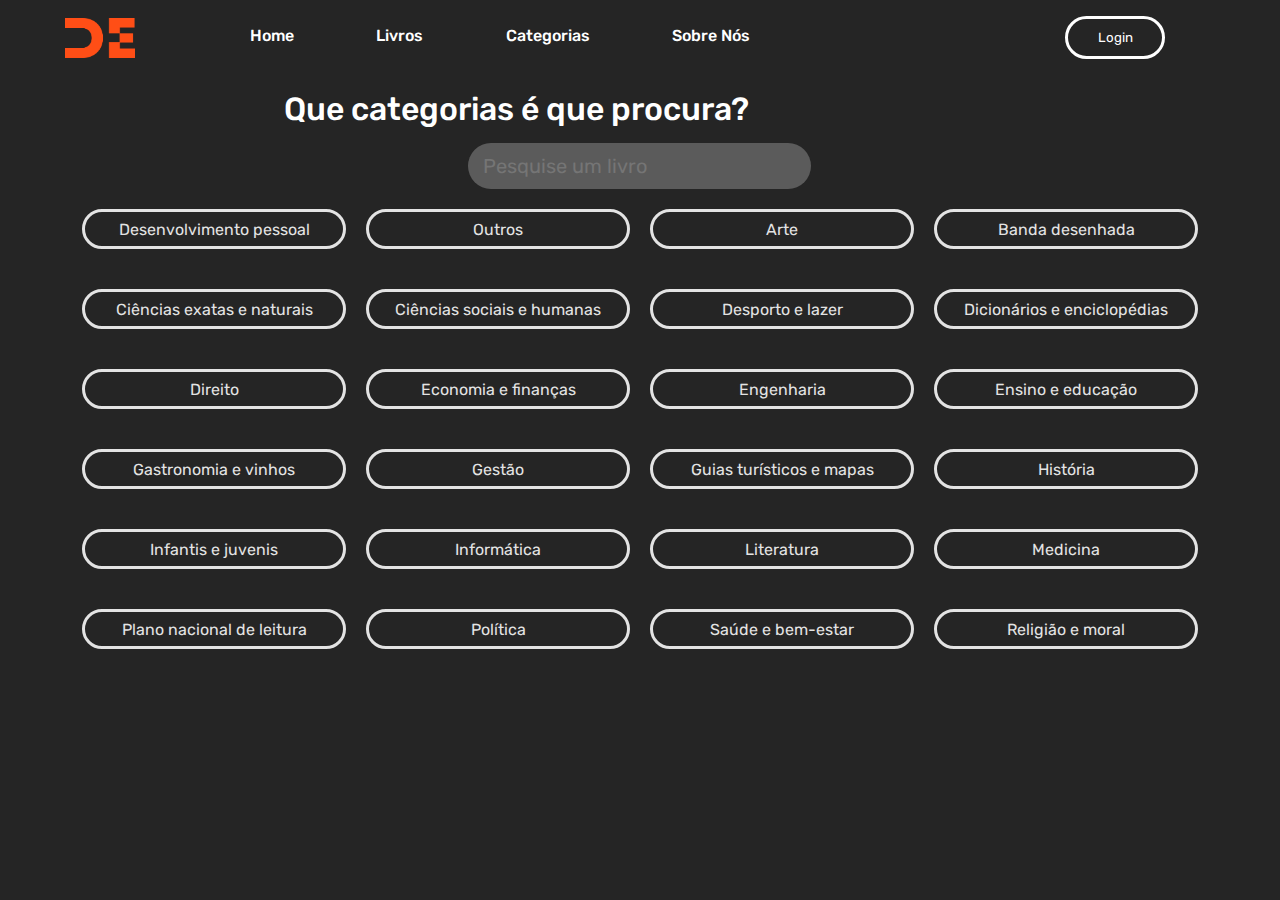
<file: Categories/index.html>
<!DOCTYPE html>
<html lang="en">
  <head>
    <meta charset="UTF-8" />
    <meta http-equiv="X-UA-Compatible" content="IE=edge" />
    <meta name="viewport" content="width=device-width, initial-scale=1.0" />
    <title>Document</title>
    <link rel="stylesheet" href="style.css" />
    <link
      href="https://fonts.googleapis.com/css2?family=Rokkitt:wght@500&family=Rubik:wght@400;500&display=swap"
      rel="stylesheet"
    />
  
  </head>
  <nav>
    <img src="../images/Logo.png" alt="">
    <ul class="menu">
      <li><a href="../HomePage/Home.html">Home</a></li>
      <li><a href="../Livros/index.html">Livros</a></li>
      <li><a href="../Categories/index.html">Categorias</a></li>
      <li><a href="../SobreNosPage/SobreNos.html">Sobre Nós</a></li>
    </ul>
    <ul class="button">
      <li></li>
      <li></li>
      <li></li>
    </ul>
    <button class="btnLogin"><a style="text-decoration: none; color: white;" href="../Login/index.html">Login</a></button>
  </nav>
  
  <body>
    <div class="main">
      <div class="Container">
        <div class="top">
          <h1>Que categorias é que procura?</h1>
          <div class="Search_container">
            <input
              type="text"
              class="Search"
              placeholder="Pesquise um livro"
              value=""
            />
          </div>
        </div>
        <div class="dropdown">
          <select name="" id="">
            <option value="">Escolher Categoria</option>
            <option value="">teste</option>
            <option value="">teste</option>
            <option value="">teste</option>
          </select>
          <img src="Vector.jpg" alt="">

        </div>

        <div class="btn">
          <div class="alinhar">
            <button class="SecondaryButton">Desenvolvimento pessoal</button>
            <button class="SecondaryButton">Outros</button>
            <button class="SecondaryButton">Arte</button>
            <button class="SecondaryButton">Banda desenhada</button>
          </div>
          <div class="alinhar">
            <button class="SecondaryButton">Ciências exatas e naturais</button>
            <button class="SecondaryButton">Ciências sociais e humanas</button>
            <button class="SecondaryButton">Desporto e lazer</button>
            <button class="SecondaryButton">Dicionários e enciclopédias</button>
          </div>
          <div class="alinhar">
            <button class="SecondaryButton">Direito</button>
            <button class="SecondaryButton">Economia e finanças</button>
            <button class="SecondaryButton">Engenharia</button>
            <button class="SecondaryButton">Ensino e educação</button>
          </div>

          <div class="alinhar">
            <button class="SecondaryButton">Gastronomia e vinhos</button>
            <button class="SecondaryButton">Gestão</button>
            <button class="SecondaryButton">Guias turísticos e mapas</button>
            <button class="SecondaryButton">História</button>
          </div>

          <div class="alinhar">
            <button class="SecondaryButton">Infantis e juvenis</button>
            <button class="SecondaryButton">Informática</button>
            <button class="SecondaryButton">Literatura</button>
            <button class="SecondaryButton">Medicina</button>
          </div>

          <div class="alinhar">
            <button class="SecondaryButton">Plano nacional de leitura</button>
            <button class="SecondaryButton">Política</button>
            <button class="SecondaryButton">Saúde e bem-estar</button>
            <button class="SecondaryButton">Religião e moral</button>
          </div>
        </div>
      </div>
    </div>
    <script src="script.js"></script>
  </body>
</html>
</file>
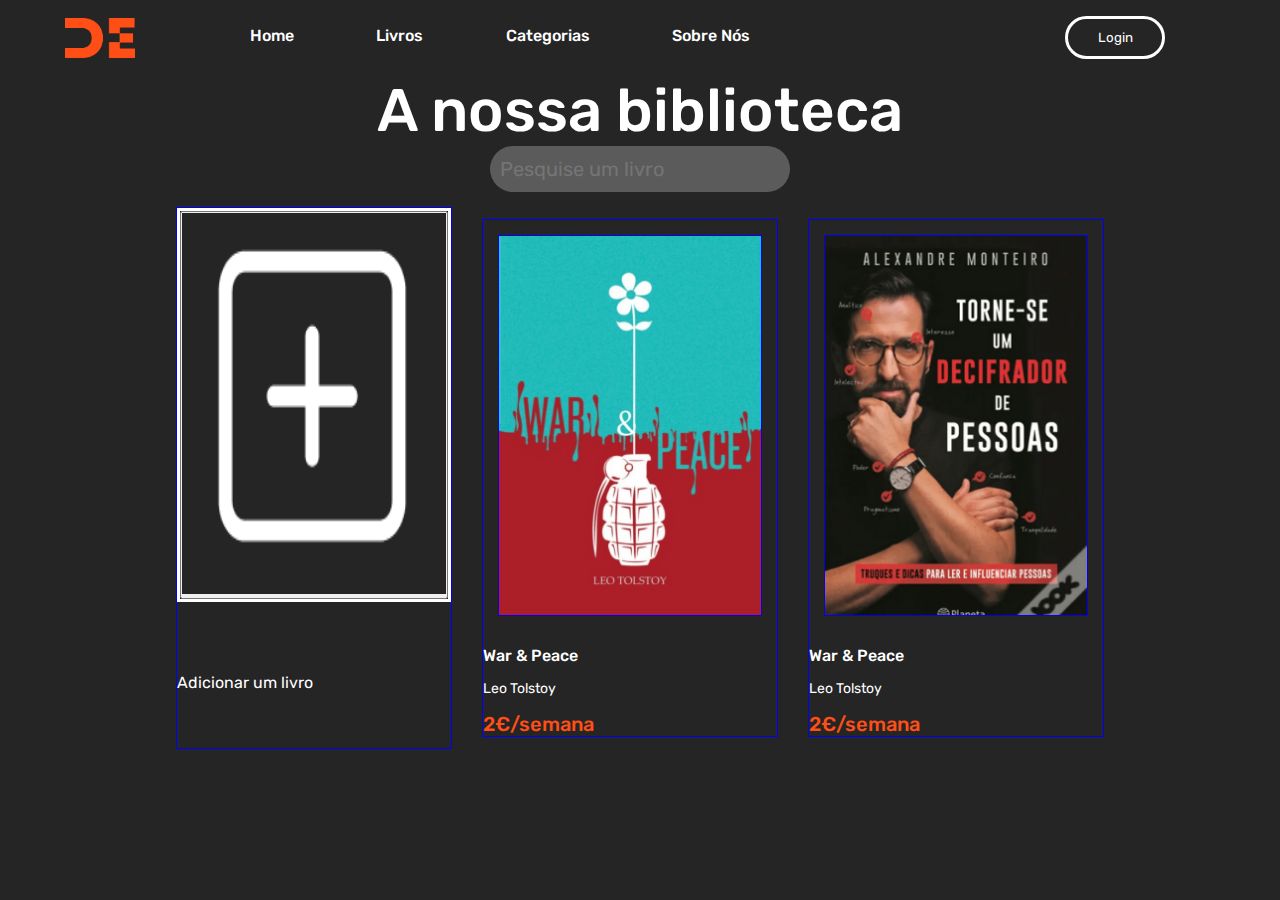
<file: Livros/index.html>
<!DOCTYPE html>
<html lang="en">
  <head>
    <meta charset="UTF-8" />
    <meta http-equiv="X-UA-Compatible" content="IE=edge" />
    <meta name="viewport" content="width=device-width, initial-scale=1.0" />
    <title>Document</title>
    <link rel="stylesheet" href="style.css" />
    <link
      href="https://fonts.googleapis.com/css2?family=Rokkitt:wght@500&family=Rubik:wght@400;500&display=swap"
      rel="stylesheet"
    />
  </head>

  <body>
    <div class="modalContainer">
      <div class="modal">
        <h1>Adicionar um livro</h1>
        <input class="text" type="text" placeholder="Titulo" />
        <input class="text" type="text" placeholder="Autor" />
        <input class="text" type="text" placeholder="Categoria" />
        <input class="text" type="text" placeholder="Editora" />
        <form action="">
          <label for="arquivo">Carregar imagem no seu computador</label>
          <input type="file" name="arquivo" id="arquivo" />
        </form>
        <a class="ContainerBtnVoltar">
          <button onclick="voltar()" class="BtnVoltar">Voltar</button>
        </a>
      </div>
    </div>

    <nav>
      <img src="../images/Logo.png" alt="" />
      <ul class="menu">
        <li><a href="../HomePage/Home.html">Home</a></li>
        <li><a href="../Livros/index.html">Livros</a></li>
        <li><a href="../Categories/index.html">Categorias</a></li>
        <li><a href="../SobreNosPage/SobreNos.html">Sobre Nós</a></li>
      </ul>
      <ul class="button">
        <li></li>
        <li></li>
        <li></li>
      </ul>
      <button class="btnLogin">
        <a
          style="text-decoration: none; color: white"
          href="../Login/index.html"
          >Login</a
        >
      </button>
    </nav>

    <div class="main">
      <div class="Container">
        <div class="top">
          <h1>A nossa biblioteca</h1>
          <div class="Search_container">
            <input
              type="text"
              class="Search"
              placeholder="Pesquise um livro"
              value=""
            />
          </div>
        </div>
        <div class="newBookButton">
          <button
            onclick="validate()"
            class="contaLogin"
            href="../Register/index.html"
          >
            <img src="../images/mais.png" alt="" /> Adicionar livro
          </button>
        </div>

        <div class="Library_books-list">
          <div class="Library_new-book">
            <div class="img">
              <button
                onclick="validate()"
                class="contaLogin"
                href="../Register/index.html"
              >
                <img src="../images/mais.png" alt="" />
              </button>
            </div>

            <p style="margin: 56px 0" class="addBook">Adicionar um livro</p>
          </div>
          <div id="1" class="Library_book">
            <a href="../DesProduto/Des.html">
              <img src="../images/1.png" alt="War Peace" class="Library_book" />
            </a>
            <p class="title">War &amp; Peace</p>
            <p class="author">Leo Tolstoy</p>
            <p class="price">2€/semana</p>
          </div>
          <div id="1" class="Library_book">
            <a href="../DesProduto/DesAvailable.html">
              <img src="../images/2.png" alt="War Peace" class="Library_book" />
            </a>
            <p class="title">War &amp; Peace</p>
            <p class="author">Leo Tolstoy</p>
            <p class="price">2€/semana</p>
          </div>
        </div>
        <!-- <div class="Library_pagination">
          <p id="1">1</p>
          <p id="2">2</p>
          <p id="3">3</p>
          <p id="4">4</p>
        </div> -->
      </div>
    </div>
    <script src="script.js"></script>
  </body>
</html>
</file>
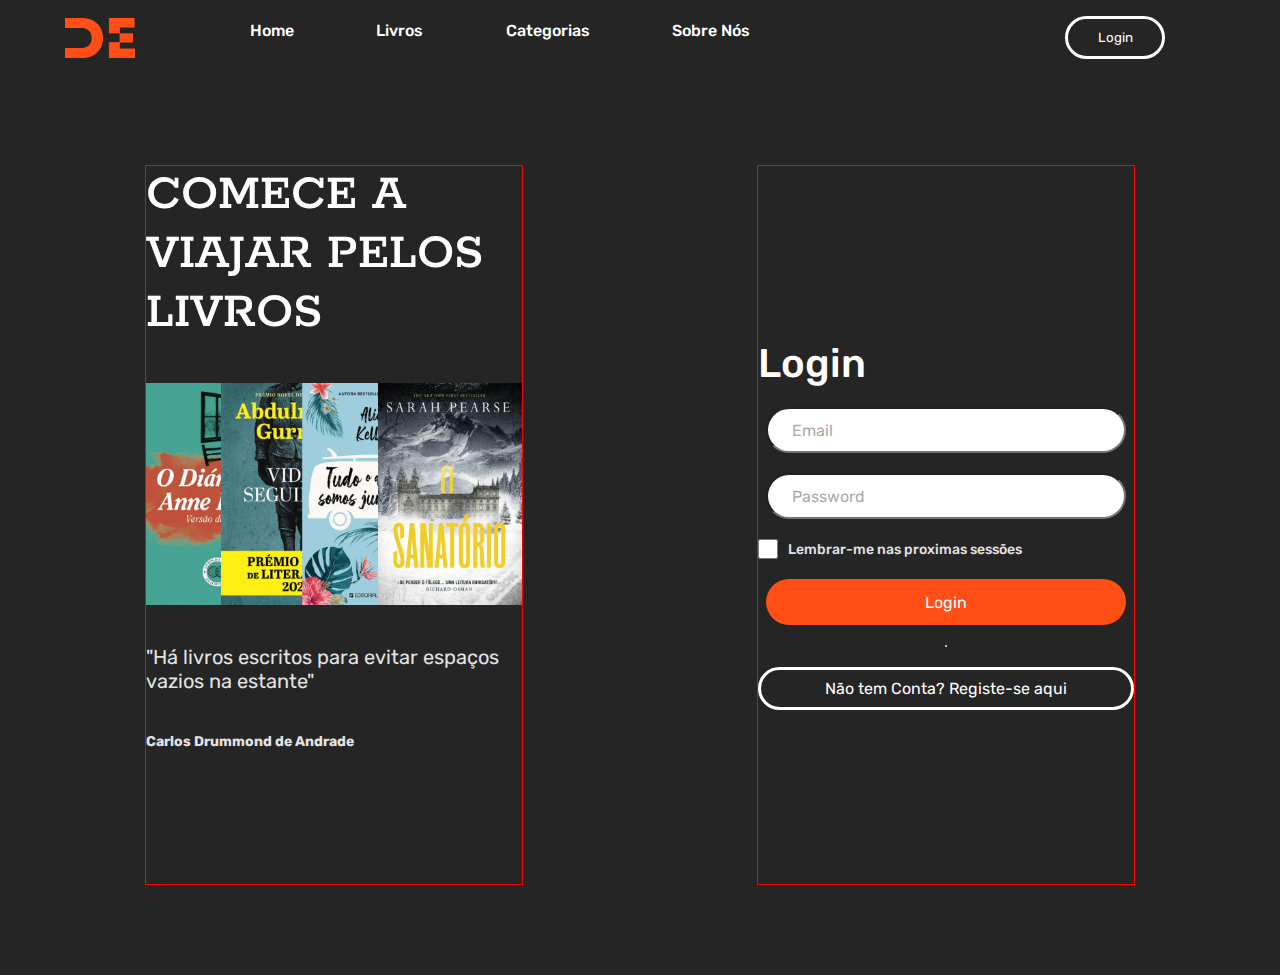
<file: Login/index.html>
<!DOCTYPE html>
<html lang="en">
  <head>
    <meta charset="UTF-8" />
    <meta http-equiv="X-UA-Compatible" content="IE=edge" />
    <meta name="viewport" content="width=device-width, initial-scale=1.0" />
    <title>Document</title>
    <link rel="stylesheet" href="style.css" />
    <link rel="preconnect" href="https://fonts.googleapis.com" />
    <link rel="preconnect" href="https://fonts.gstatic.com" crossorigin />
    <link
      href="https://fonts.googleapis.com/css2?family=Rokkitt:wght@500&family=Rubik:wght@400;500&display=swap"
      rel="stylesheet"
    />
  </head>
  <body>
    <nav>
      <img src="../images/Logo.png" alt="">
      <ul class="menu">
        <li><a href="../HomePage/Home.html">Home</a></li>
        <li><a href="../Livros/index.html">Livros</a></li>
        <li><a href="../Categories/index.html">Categorias</a></li>
        <li><a href="../SobreNosPage/SobreNos.html">Sobre Nós</a></li>
      </ul>
      <ul class="button">
        <li></li>
        <li></li>
        <li></li>
      </ul>
      <button class="btnLogin"><a style="text-decoration: none; color: white;" href="../Login/index.html">Login</a></button>
    </nav>

    <div class="container">
      <div class="login1Left">
        <h1>Comece a Viajar pelos livros</h1>
        <img
          src="../images/login-books-figure-min.d3ba786db760441db68d.png"
          alt=""
        />
        <p>"Há livros escritos para evitar espaços vazios na estante"</p>
        <h6>Carlos Drummond de Andrade</h6>
      </div>

      <div class="login2Right">
        <h2>Login</h2>
        <input class="text" type="text" placeholder="Email" />
        <input class="text" type="text" placeholder="Password" />

        <div class="newsLetter">
          <input type="checkbox" name="" id="" />
          <p>Lembrar-me nas proximas sessões</p>
        </div>

        <button class="register">Login</button>

        <hr />
        <a class="contaLogin" href="../Register/index.html"
          >Não tem Conta? Registe-se aqui</a
        >
      </div>
    </div>
    <script src="script.js"></script>
  </body>
</html>
</file>
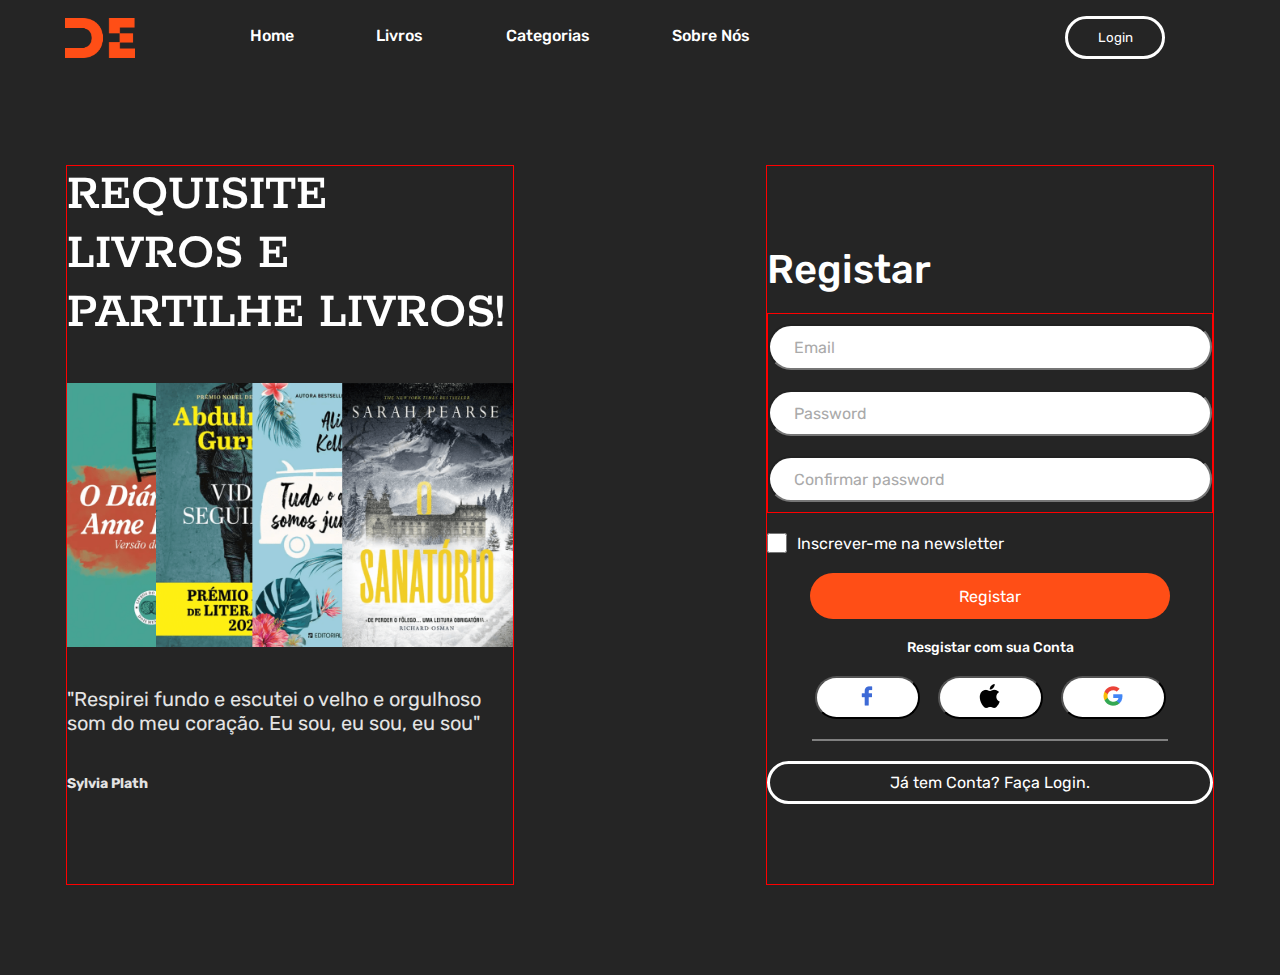
<file: Register/index.html>
<!DOCTYPE html>
<html lang="en">
  <head>
    <meta charset="UTF-8" />
    <meta http-equiv="X-UA-Compatible" content="IE=edge" />
    <meta name="viewport" content="width=device-width, initial-scale=1.0" />
    <title>Document</title>
    <link rel="stylesheet" href="style.css" />
    <link rel="preconnect" href="https://fonts.googleapis.com" />
    <link rel="preconnect" href="https://fonts.gstatic.com" crossorigin />
    <link
      href="https://fonts.googleapis.com/css2?family=Rokkitt:wght@500&family=Rubik:wght@400;500&display=swap"
      rel="stylesheet"
    />
  </head>
  <body>
    <nav>
      <img src="../images/Logo.png" alt="">
      <ul class="menu">
        <li><a href="../HomePage/Home.html">Home</a></li>
        <li><a href="../Livros/index.html">Livros</a></li>
        <li><a href="../Categories/index.html">Categorias</a></li>
        <li><a href="../SobreNosPage/SobreNos.html">Sobre Nós</a></li>
      </ul>
      <ul class="button">
        <li></li>
        <li></li>
        <li></li>
      </ul>
      <button class="btnLogin"><a style="text-decoration: none; color: white;" href="../Login/index.html">Login</a></button>
    </nav>

    <div class="modalContainer">
      <div class="modal">
        <h1>Registo Concluido</h1>
        <p>Por favor confirme o seu email.</p>
        <a class="ContainerBtnVoltar">
          <button onclick="voltar()" class="BtnVoltar">Voltar</button>
        </a>
      </div>
    </div>

    <div class="container">
      <div class="login1Left">
        <h1>Requisite Livros e partilhe Livros!</h1>
        <img
          src="../images/login-books-figure-min.d3ba786db760441db68d.png"
          alt=""
        />
        <p>
          "Respirei fundo e escutei o velho e orgulhoso som do meu coração. Eu
          sou, eu sou, eu sou"
        </p>
        <h6>Sylvia Plath</h6>
      </div>
      <div class="login2Right">
        <h2>Registar</h2>
        <div class="inputs">
          <input class="text" type="text" placeholder="Email" />
          <input class="text" type="text" placeholder="Password" />
          <input class="text" type="text" placeholder="Confirmar password" />
        </div>
        <div class="newsLetter">
          <input height="50" type="checkbox" name="" id="" />
          <label>Inscrever-me na newsletter</label>
        </div>
        <button class="register" onclick="validate()">Registar</button>
        <div class="registrar"><a>Resgistar com sua Conta</a></div>
        <div class="socialMedia">
          <button><img src="../images/facebook 1.png" alt="" /></button>
          <button><img src="../images/Frame 2.png" alt="" /></button>
          <button><img src="../images/image.png" alt="" /></button>
        </div>

        <div class="line">
          <hr />
        </div>
        <a class="contaLogin" href="../Login/index.html"
          >Já tem Conta? Faça Login.</a
        >
      </div>
    </div>
    <script src="script.js"></script>
  </body>
</html>
</file>
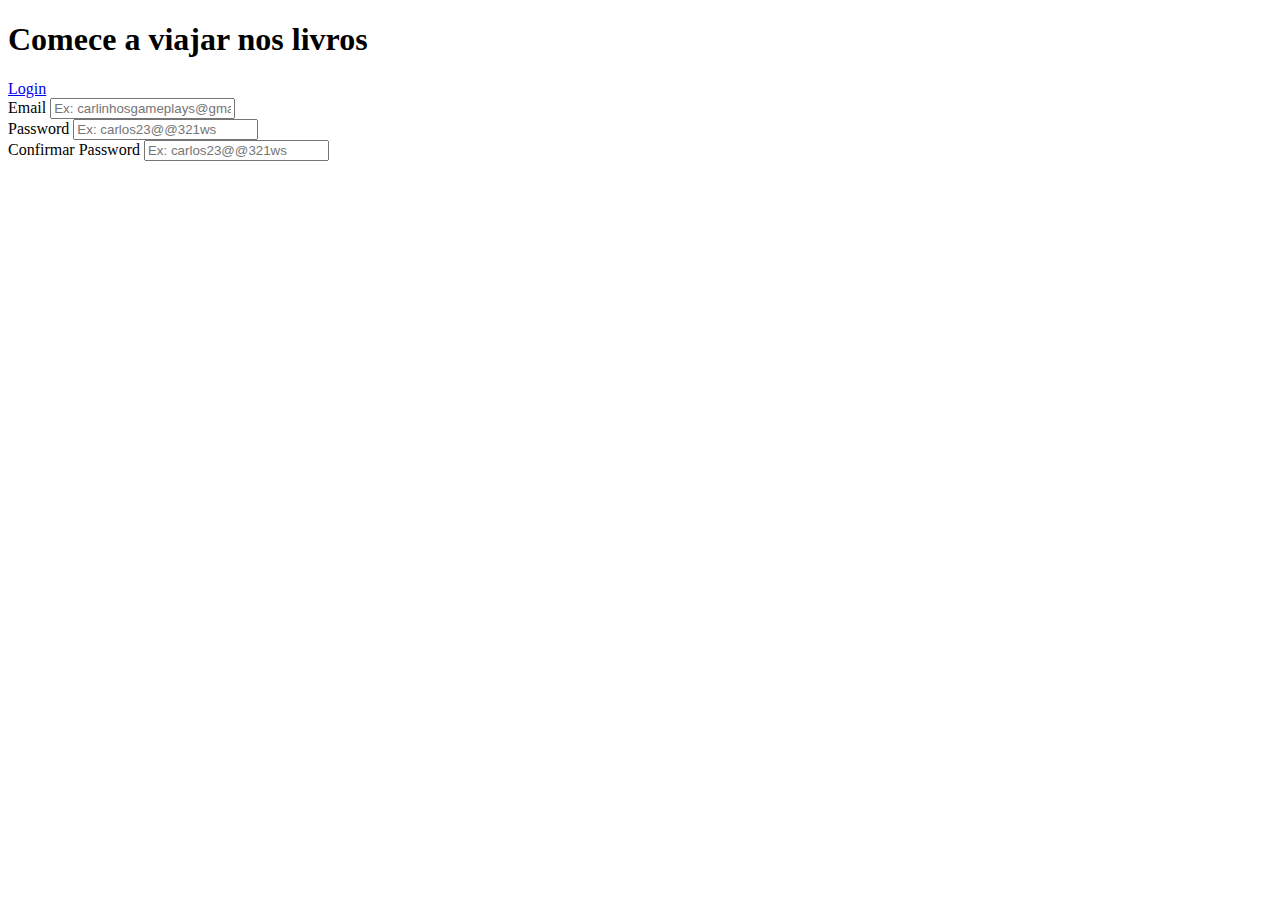
<file: Login.html>
<!DOCTYPE html>
<html lang="en">
<head>
    <meta charset="UTF-8">
    <meta http-equiv="X-UA-Compatible" content="IE=edge">
    <meta name="viewport" content="width=device-width, initial-scale=1.0">
    <title>Home</title>
</head>
<body>
    <div class="bordaforida">
        <div class="text-box">
            <h1>Comece a viajar nos livros</h1>
        </div>
        <a href="Home.html" class="LoginAcount">Login</a>        
    </div>
    <form id = Login ></form>
        <div class="grupo">
            <label>Email</label>
            <input id="Email" type="text" placeholder="Ex: carlinhosgameplays@gmail.com">
        </div>
        <div class="grupo">
            <label>Password</label>
            <input id="Password" type="text" placeholder="Ex: carlos23@@321ws">
        </div>
        <div class="grupo">
            <label>Confirmar Password</label>
            <input id="ConfPassword" type="text" placeholder="Ex: carlos23@@321ws">
        </div>
</body>
</html>
</file>
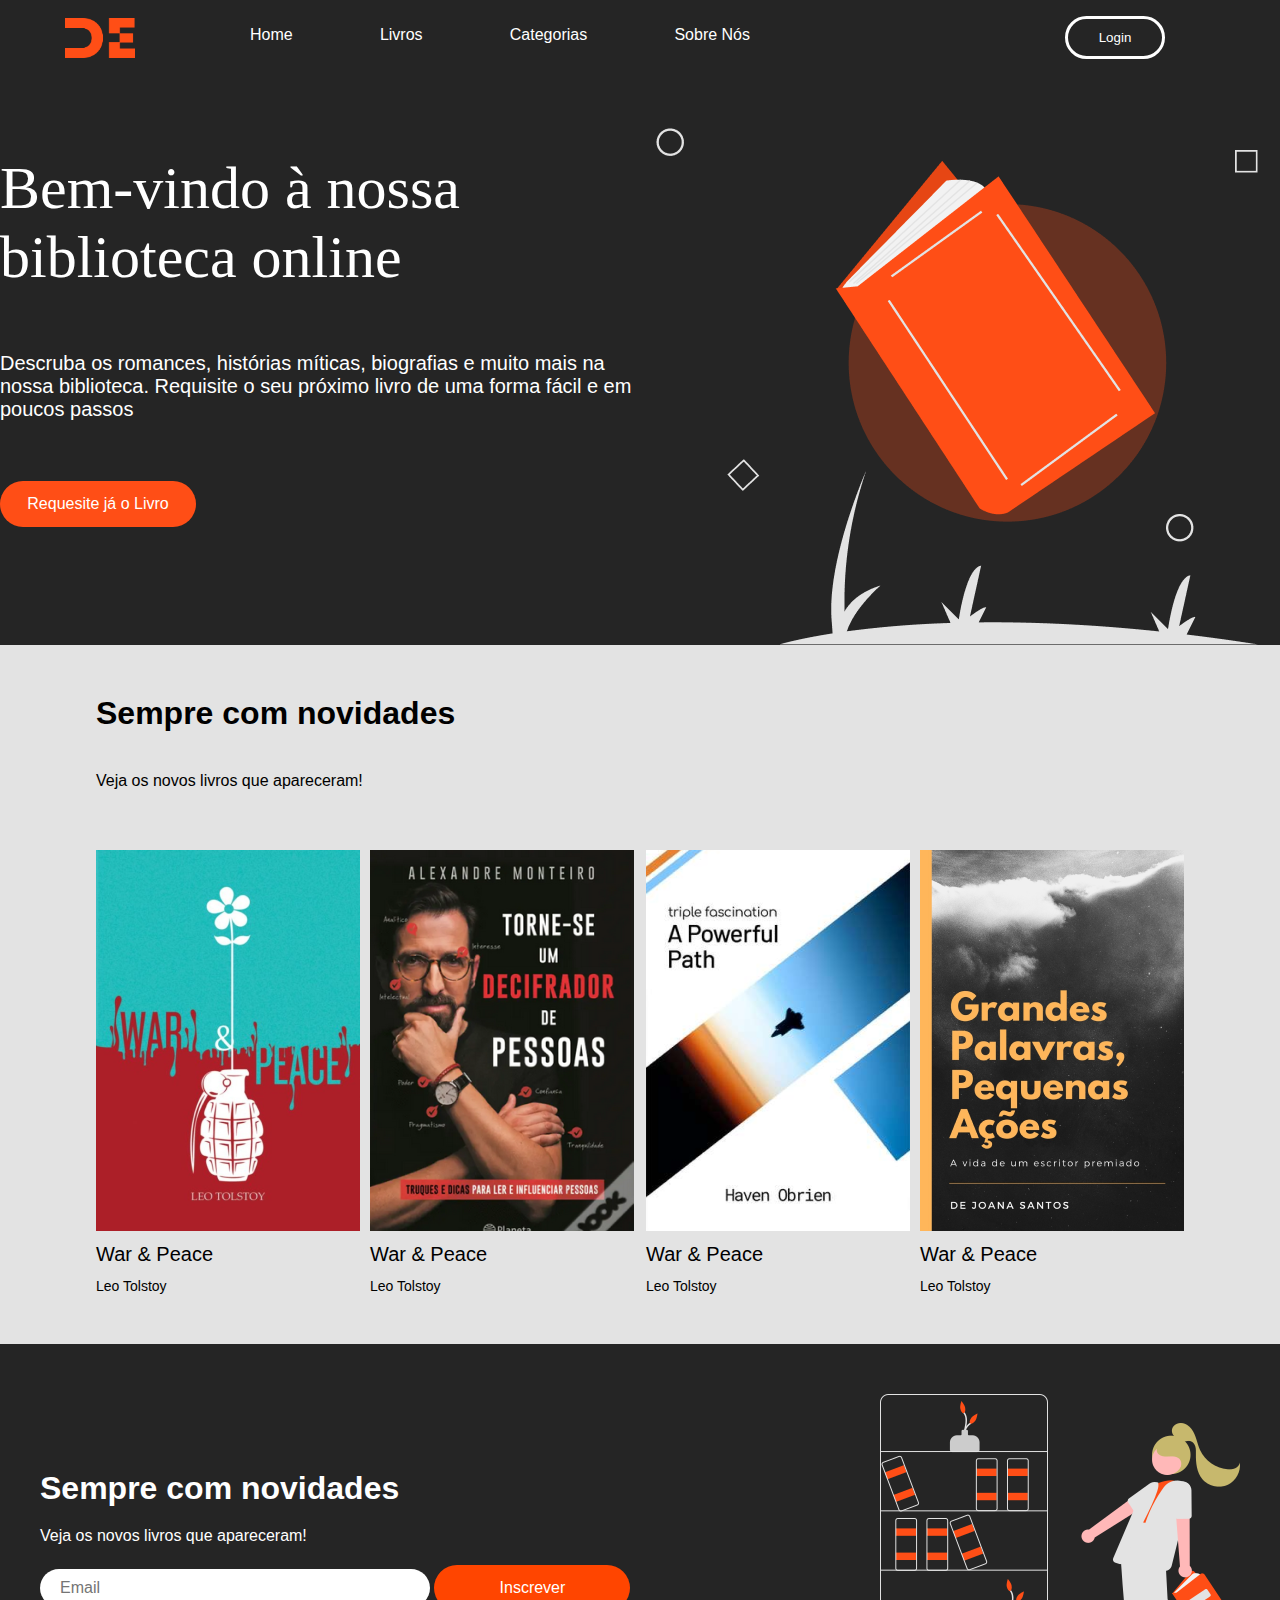
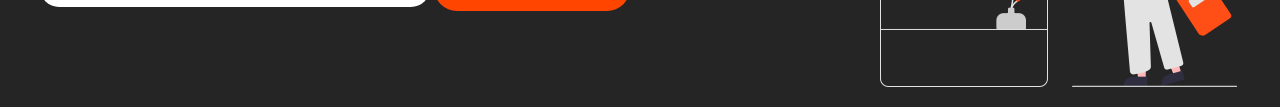
<file: HomePage/Home.html>
<!DOCTYPE html>
<html lang="en">
  <head>
    <section class="header">
      <link href="Rubik" ,sans-serif />
      <link rel="stylesheet" href="../Nav/Nav.css" />
      <link rel="stylesheet" href="../HomePage/Home.css" />
      <meta name="viewport" content="width=device-width, initial-scale=1" />
      <script src="../HomePage/submit.js" defer></script>
      <link rel="stylesheet" href="../Categories/style.css" />
    </section>
  </head>

  <body>
    <div class="modalContainerInscricao">
      <div class="modal">
        <h1>Inscrição Feita</h1>
        <p>Irá receber as nossas novidades no seu email.</p>
        <a class="ContainerBtnVoltar">
          <button onclick="voltar()" class="BtnVoltar">Voltar</button>
        </a>
      </div>
    </div>

    <nav>
      <img src="../images/Logo.png" alt="" />
      <ul class="menu">
        <li><a href="../HomePage/Home.html">Home</a></li>
        <li><a href="../Livros/index.html">Livros</a></li>
        <li><a href="../Categories/index.html">Categorias</a></li>
        <li><a href="../SobreNosPage/SobreNos.html">Sobre Nós</a></li>
      </ul>
      <ul class="button">
        <li></li>
        <li></li>
        <li></li>
      </ul>
      <button class="btnLogin">
        <a
          style="text-decoration: none; color: white"
          href="../Login/index.html"
          >Login</a
        >
      </button>
    </nav>

    <div class="HomeFirstContainer">
      <div class="HomeFirst">
        <div class="ContainerLeft">
          <h1 class="HomeTitle">Bem-vindo à nossa biblioteca online</h1>
          <p class="HomeText">
            Descruba os romances, histórias míticas, biografias e muito mais na
            nossa biblioteca. Requisite o seu próximo livro de uma forma fácil e
            em poucos passos
          </p>
          <button class="LibraryButton">
            <a
              href="../Livros/index.html"
              style="text-decoration: none; color: white"
              >Requesite já o Livro</a
            >
          </button>
          <a href="/Decode-Library/Library"></a>
        </div>
        <div class="ContainerRight">
          <img src="../images/book.png" />
        </div>
      </div>
    </div>

    <div class="HomeSecondContainer">
      <div class="HomeSecond">
        <div class="HomeSecondTitle">
          <h1>Sempre com novidades</h1>
          <p>Veja os novos livros que apareceram!</p>
        </div>
        <div class="HomeBookContainer">
          <div class="HomeBook">
            <div class="Container1">
              <div class="HomeBookDescription">
                <img class="BookCover" src="../images/Livro1.png" />
                <p class="BookTitle">War & Peace</p>
                <p class="BookDescription">Leo Tolstoy</p>
              </div>
              <div class="HomeBookDescription">
                <img class="BookCover" src="../images/Livro2.png" />
                <p class="BookTitle">War & Peace</p>
                <p class="BookDescription">Leo Tolstoy</p>
              </div>
            </div>

            <div class="Container2">
              <div class="HomeBookDescription">
                <img class="BookCover" src="../images/Livro3.png" />
                <p class="BookTitle">War & Peace</p>
                <p class="BookDescription">Leo Tolstoy</p>
              </div>
              <div class="HomeBookDescription">
                <img class="BookCover" src="../images/Livro4.png" />
                <p class="BookTitle">War & Peace</p>
                <p class="BookDescription">Leo Tolstoy</p>
              </div>
            </div>
          </div>
        </div>
      </div>
    </div>
    <script src="../Categories/script.js"></script>
  </body>

  <footer>
    <div class="HomeFooter">
      <div class="FooterCotainerLeft">
        <h1>Sempre com novidades</h1>
        <p>Veja os novos livros que apareceram!</p>
        <div class="Btn">
          <input
            type="text"
            id="email"
            placeholder="Email"
            class="FooterEmail"
            value=""
          />
          <button
            onclick="validate()"
            type="submit"
            class="FooterButton"
            style="width: 168px"
          >
            Inscrever
          </button>
        </div>
      </div>
      <img src="../images/Footer.png" />
    </div>
  </footer>
</html>
</file>
<file: Categories/style.css>
* {
  margin: 0;
  padding: 0;
  box-sizing: border-box;
}

body {
  background-color: rgb(53, 53, 53);
  font-family: Arial, Helvetica, sans-serif;
}
body nav {
  background-color: rgb(65, 65, 65);
  color: rgb(165, 165, 165);
  padding: 0 15px;
  height: 75px;
  display: flex !important;
  align-items: center;
  justify-content: space-between;
  flex-direction: row;
}
body nav .button {
  height: 25px;
  width: 25px;
  display: flex !important;
  flex-direction: column;
  justify-content: space-between;
  cursor: pointer;
}
@media (min-width: 700px) {
  body nav .button {
    display: none !important;
  }
}
body nav .button:hover {
  background-color: rgb(0, 0, 0);
}
body nav .button li {
  height: 5px;
  width: 100%;
  background-color: rgb(156, 156, 156) !important;
  border-radius: 4px;
  transition: 0.3;
}
body nav .menu {
  background: #ddd;
  position: absolute;
  top: 75px;
  left: 0;
  right: 0;
  padding: 15px;
  text-align: right;
  flex-direction: column;
  display: none;
}
@media (min-width: 700px) {
  body nav .menu {
    display: flex !important;
    flex-direction: row;
    position: relative;
    top: 0;
    padding: 0;
    background: none;
  }
  body nav .menu li:not(:nth-last-child(1)) {
    margin-bottom: 0;
    margin-right: 15px;
  }
}
body nav .menu li:not(:nth-last-child(1)) {
  margin-bottom: 15px;
}
body nav li {
  list-style: none;
}
body nav li:hover {
  transition: 0.5;
}
body nav li a {
  text-decoration: none;
  color: rgb(0, 0, 0);
}
body nav li :hover {
  text-decoration: underline;
}

* {
  font-family: "Rokkitt", serif;
  font-family: "Rubik", sans-serif;
  margin: 0;
  padding: 0;
  box-sizing: border-box;
}

body {
  background-color: #252525 !important;
}
body .modalContainer {
  align-items: center;
  background: rgba(0, 0, 0, 0.75);
  display: none;
  flex-direction: column;
  height: 100%;
  justify-content: center;
  position: fixed;
  width: 100%;
  z-index: 15;
}
body .modalContainer .modal {
  background: #252525;
  border-radius: 20px;
  display: flex;
  flex-direction: column;
  gap: 30px;
  min-width: 600px;
  padding: 50px;
  color: #fff;
}
body .modalContainer .modal h1 {
  font-size: 28px;
}
body .modalContainer .modal p {
  font-size: 20px;
}
body .modalContainer .modal .ContainerBtnVoltar {
  display: flex;
  justify-content: center;
}
body .modalContainer .modal .ContainerBtnVoltar .BtnVoltar {
  all: unset;
  background: orangered;
  border-radius: 100px;
  cursor: pointer;
  font-weight: 500;
  min-width: 168px;
  padding: 14px;
  text-align: center;
}
body nav {
  background-color: #252525 !important;
  color: rgb(165, 165, 165);
  padding: 0 15px;
  height: 75px;
  display: flex !important;
  align-items: center;
  justify-content: space-between;
  flex-direction: row;
}
body nav img {
  width: 70px;
  height: 40px;
  margin-left: 50px;
}
@media (max-width: 950px) {
  body nav img {
    margin-left: 0;
  }
}
body nav .btnLogin {
  display: flex;
  align-items: center;
  justify-content: center;
  border: solid 3px white;
  background-color: #252525;
  color: white;
  border-radius: 100px;
  height: 43px;
  width: 100px;
  text-decoration: none;
  padding: 10px;
  margin-right: 100px;
}
@media (max-width: 950px) {
  body nav .btnLogin {
    display: none !important;
  }
}
body nav .button {
  height: 25px;
  width: 25px;
  display: flex !important;
  flex-direction: column;
  justify-content: space-between;
  cursor: pointer;
}
@media (min-width: 950px) {
  body nav .button {
    display: none !important;
  }
  body nav .button .btnLogin {
    display: none !important;
  }
}
body nav .button:hover {
  background-color: rgb(0, 0, 0);
}
body nav .button li {
  height: 5px;
  width: 100%;
  background-color: rgb(156, 156, 156) !important;
  border-radius: 4px;
  transition: 0.3;
}
body nav .menu {
  background: #ddd;
  position: absolute;
  top: 75px;
  left: 0;
  right: 0;
  padding: 15px;
  text-align: right;
  flex-direction: column;
  display: none;
  margin-right: 200px;
  justify-content: space-between;
  width: 40%;
}
@media (max-width: 950px) {
  body nav .menu {
    margin-right: 0 !important;
    width: 100% !important;
  }
}
@media (min-width: 950px) {
  body nav .menu {
    display: flex !important;
    flex-direction: row;
    position: relative;
    top: 5px;
    padding: 0;
    background: none;
    justify-content: space-between;
  }
  body nav .menu li:not(:nth-last-child(1)) {
    margin-bottom: 0;
    margin-right: 15px;
  }
}
body nav .menu li:not(:nth-last-child(1)) {
  margin-bottom: 15px;
}
body nav li {
  list-style: none;
}
body nav li:hover {
  transition: 0.5;
}
body nav li a {
  text-decoration: none;
  font-family: "Rubik", sans-serif;
  font-weight: 500;
  color: white;
}
body nav li :hover {
  text-decoration: underline;
}

.container {
  align-items: center;
  display: flex;
  justify-content: space-around;
  height: 100vh;
  width: 100vw;
  display: flex;
  gap: 120px;
}
@media only screen and (max-width: 1000px) {
  .container {
    flex-direction: column;
  }
}
.container input {
  background-color: #FFFFFF;
}
.container .login1Left {
  display: flex;
  flex-direction: column;
  gap: 40px;
  width: 35%;
  border: 1px solid red;
  height: 80%;
}
@media only screen and (max-width: 1000px) {
  .container .login1Left {
    display: none;
  }
}
.container .login1Left p {
  font-weight: 400;
  font-size: 20px;
  line-height: 24px;
  color: #e3e3e3;
}
.container .login1Left h6 {
  font-weight: 700;
  font-size: 14px;
  color: #e3e3e3;
}
.container .login1Left h1 {
  font-family: Rokkitt;
  font-size: 52px;
  font-weight: 500;
  line-height: 59px;
  letter-spacing: 0em;
  text-align: left;
  text-transform: uppercase;
  color: #FFFFFF;
}
.container .login2Right {
  display: flex;
  flex-direction: column;
  align-items: center;
  justify-content: center;
  gap: 20px;
  width: 35%;
  height: 80%;
  border: 1px solid red;
}
.container .login2Right .inputs {
  width: 100%;
  border: 1px solid red;
  display: flex;
  flex-direction: column;
}
.container .login2Right .inputs input {
  margin: 10px 0;
  width: 100%;
}
@media only screen and (max-width: 1000px) {
  .container .login2Right {
    margin-top: 50px;
    width: 85%;
    padding: 10px;
  }
  .container .login2Right .register {
    width: 50% !important;
    padding: 10px;
  }
}
.container .login2Right .newsLetter {
  display: flex;
  align-items: center;
  color: #FFFFFF;
  width: 100%;
}
.container .login2Right .newsLetter p {
  font-weight: 500;
  font-size: 14px;
  color: #E3E3E3;
  margin: 0;
}
.container .login2Right .newsLetter input {
  accent-color: #FF4E16;
  margin-right: 10px;
  width: 20px;
  height: 20px;
}
.container .login2Right .newsLetter input::before {
  height: auto;
}
.container .login2Right .text, .container .login2Right .register {
  width: 360px;
  height: 46px;
  border-radius: 100px;
  font-weight: 400;
  font-size: 16px;
  line-height: 19px;
}
.container .login2Right .text::placeholder, .container .login2Right .register::placeholder {
  font-weight: 400;
  font-size: 16px;
  line-height: 19px;
  color: #aaaaaa;
  padding: 24px;
}
.container .login2Right .registrar {
  display: flex;
  justify-content: center;
  align-items: center;
  text-decoration: none;
  cursor: pointer;
  width: 100%;
}
.container .login2Right .registrar a {
  font-weight: 500;
  font-size: 14px;
  color: #FFFFFF;
}
.container .login2Right .register {
  background-color: #FF4E16;
  color: white;
  border: none;
  font-size: 16px;
  color: #ffffff;
  cursor: pointer;
}
.container .login2Right h2 {
  width: 100%;
  justify-self: flex-start;
  font-weight: 500;
  font-size: 40px;
  color: #FFFFFF;
}
.container .login2Right .socialMedia {
  display: flex;
  gap: 18px;
  color: #FFFFFF;
}
.container .login2Right .socialMedia button {
  border-radius: 100px;
  width: 105px;
  height: 43px;
  display: inline;
  background: white;
  cursor: pointer;
}
.container .login2Right .socialMedia img {
  background-color: white;
}
.container .login2Right .line {
  display: flex;
  justify-content: center;
  align-items: center;
  width: 100%;
}
.container .login2Right .line hr {
  border: 1px solid gray;
  width: 80% !important;
}
.container .login2Right .contaLogin {
  display: flex;
  align-items: center;
  justify-content: center;
  border: solid 3px white;
  color: white;
  border-radius: 100px;
  height: 43px;
  width: 100%;
  text-decoration: none;
  padding: 10px;
}

.Container {
  display: flex;
  justify-content: center;
  align-items: center;
  flex-direction: row;
  flex-wrap: wrap;
}
.Container nav {
  font-family: Rubik;
  font-size: 20px;
  background-color: #252525;
  color: rgb(165, 165, 165);
  padding: 0 15px;
  height: 75px;
  display: flex !important;
  align-items: center;
  justify-content: space-between;
  flex-direction: row;
}
.Container nav .button {
  height: 25px;
  width: 25px;
  display: flex !important;
  flex-direction: column;
  justify-content: space-between;
  cursor: pointer;
}
@media (min-width: 700px) {
  .Container nav .button {
    display: none !important;
  }
}
.Container nav .button:hover {
  background-color: rgb(0, 0, 0);
}
.Container nav .button li {
  height: 5px;
  width: 100%;
  background-color: rgb(156, 156, 156) !important;
  border-radius: 4px;
  transition: 0.3;
}
.Container nav .button img {
  width: 70px;
  height: 40px;
  margin-left: 50px;
}
@media (max-width: 950px) {
  .Container nav .button img {
    margin-left: 0;
  }
}
.Container nav .button .btnLogin {
  display: flex;
  align-items: center;
  justify-content: center;
  border: solid 3px white;
  background-color: #252525;
  color: white;
  border-radius: 100px;
  height: 43px;
  width: 100px;
  text-decoration: none;
  padding: 10px;
  margin-right: 100px;
}
@media (max-width: 950px) {
  .Container nav .button .btnLogin {
    display: none !important;
  }
}
.Container nav .button .button {
  height: 25px;
  width: 25px;
  display: flex !important;
  flex-direction: column;
  justify-content: space-between;
  cursor: pointer;
}
.Container nav .button .button a {
  text-decoration: none;
  color: white;
}
@media (min-width: 950px) {
  .Container nav .button .button {
    display: none !important;
  }
  .Container nav .button .button .btnLogin {
    display: none !important;
  }
}
.Container nav .menu {
  background: #ddd;
  position: absolute;
  top: 75px;
  left: 0;
  right: 0;
  padding: 15px;
  text-align: right;
  flex-direction: column;
  display: none;
  margin-right: 200px;
  justify-content: space-between;
  width: 40%;
}
@media (max-width: 700px) {
  .Container nav .menu {
    margin-right: 0 !important;
    width: 100% !important;
  }
}
@media (min-width: 700px) {
  .Container nav .menu {
    display: flex !important;
    flex-direction: row;
    position: relative;
    top: 0;
    padding: 0;
    background: none;
    justify-content: space-between;
  }
  .Container nav .menu li:not(:nth-last-child(1)) {
    margin-bottom: 0;
    margin-right: 15px;
  }
}
.Container nav .menu li:not(:nth-last-child(1)) {
  margin-bottom: 15px;
}
.Container nav li {
  list-style: none;
}
.Container nav li:hover {
  transition: 0.5;
}
.Container nav li a {
  text-decoration: none;
  font-family: "Rubik", sans-serif;
  font-weight: 500;
  color: white;
}
.Container nav li :hover {
  text-decoration: underline;
}
@media only screen and (min-width: 700px) {
  .Container .dropdown {
    display: none;
  }
  .Container .dropdown img {
    display: none;
  }
}
@media only screen and (max-width: 700px) {
  .Container .dropdown {
    display: flex !important;
    justify-content: center;
    align-self: center;
    width: 320px;
  }
  .Container .dropdown select {
    margin-top: 10px;
    width: 100%;
    padding: 16px 30px 16px 15px;
    border-radius: 50px;
    font: 408 22px Arial;
    -webkit-appearance: none;
    appearance: none;
    color: #616161;
    border: 1px solid #616161;
  }
  .Container .dropdown select::-ms-expand {
    display: none;
  }
  .Container .dropdown select:focus {
    outline: none;
  }
  .Container .dropdown img {
    position: relative;
    right: 30px;
    top: 34px;
    width: 15px;
    height: 10px;
  }
  .Container .top {
    width: 100vw !important;
  }
  .Container .btn {
    display: none !important;
  }
}
.Container .top {
  display: flex;
  flex-direction: column;
  justify-content: center;
  align-items: center;
  width: 58%;
}
@media only screen and (max-width: 700px) {
  .Container .top .top {
    width: 100%;
  }
  .Container .top .top h1 {
    font-size: 30px;
  }
  .Container .top .top .Search {
    background-color: red;
  }
}
.Container .top .Search {
  width: 343px;
  height: 46px;
  background: rgba(255, 255, 255, 0.25);
  border-radius: 100px;
  font-size: 20px;
  color: #aaaaaa;
  padding: 15px;
  border: none;
}
.Container .top h1 {
  font-weight: 500;
  color: #ffffff;
  justify-content: center;
  align-items: center;
  align-self: flex-start;
  padding: 15px;
}
.Container .btn {
  display: flex;
  align-items: center;
  justify-content: center;
  flex-wrap: wrap;
}
.Container .btn .alinhar {
  display: flex;
  flex-direction: row;
  justify-content: center;
  align-items: center;
  margin: 10px;
  flex-wrap: wrap;
}
.Container .btn .alinhar button {
  border-radius: 100px;
  cursor: pointer;
  width: 264px;
  height: 40px;
  border: 3px solid #e3e3e3;
  border-radius: 100px;
  font-size: 16px;
  text-align: center;
  color: #e3e3e3;
  margin: 10px;
  background-color: #252525;
}

/*# sourceMappingURL=style.css.map */
</file>
<file: Livros/style.css>
* {
  margin: 0;
  padding: 0;
  box-sizing: border-box;
}

body {
  background-color: rgb(53, 53, 53);
  font-family: Arial, Helvetica, sans-serif;
}
body nav {
  background-color: rgb(65, 65, 65);
  color: rgb(165, 165, 165);
  padding: 0 15px;
  height: 75px;
  display: flex !important;
  align-items: center;
  justify-content: space-between;
  flex-direction: row;
}
body nav .button {
  height: 25px;
  width: 25px;
  display: flex !important;
  flex-direction: column;
  justify-content: space-between;
  cursor: pointer;
}
@media (min-width: 700px) {
  body nav .button {
    display: none !important;
  }
}
body nav .button:hover {
  background-color: rgb(0, 0, 0);
}
body nav .button li {
  height: 5px;
  width: 100%;
  background-color: rgb(156, 156, 156) !important;
  border-radius: 4px;
  transition: 0.3;
}
body nav .menu {
  background: #ddd;
  position: absolute;
  top: 75px;
  left: 0;
  right: 0;
  padding: 15px;
  text-align: right;
  flex-direction: column;
  display: none;
}
@media (min-width: 700px) {
  body nav .menu {
    display: flex !important;
    flex-direction: row;
    position: relative;
    top: 0;
    padding: 0;
    background: none;
  }
  body nav .menu li:not(:nth-last-child(1)) {
    margin-bottom: 0;
    margin-right: 15px;
  }
}
body nav .menu li:not(:nth-last-child(1)) {
  margin-bottom: 15px;
}
body nav li {
  list-style: none;
}
body nav li:hover {
  transition: 0.5;
}
body nav li a {
  text-decoration: none;
  color: rgb(0, 0, 0);
}
body nav li :hover {
  text-decoration: underline;
}

* {
  font-family: "Rokkitt", serif;
  font-family: "Rubik", sans-serif;
  margin: 0;
  padding: 0;
  box-sizing: border-box;
}

body {
  background-color: #252525 !important;
}
body .modalContainer {
  align-items: center;
  background: rgba(0, 0, 0, 0.75);
  display: none;
  flex-direction: column;
  height: 100%;
  justify-content: center;
  position: fixed;
  width: 100%;
  z-index: 15;
}
body .modalContainer .modal {
  background: #252525;
  border-radius: 20px;
  display: flex;
  flex-direction: column;
  gap: 30px;
  min-width: 600px;
  padding: 50px;
  color: #fff;
}
body .modalContainer .modal h1 {
  font-size: 28px;
}
body .modalContainer .modal p {
  font-size: 20px;
}
body .modalContainer .modal .ContainerBtnVoltar {
  display: flex;
  justify-content: center;
}
body .modalContainer .modal .ContainerBtnVoltar .BtnVoltar {
  all: unset;
  background: orangered;
  border-radius: 100px;
  cursor: pointer;
  font-weight: 500;
  min-width: 168px;
  padding: 14px;
  text-align: center;
}
body nav {
  background-color: #252525 !important;
  color: rgb(165, 165, 165);
  padding: 0 15px;
  height: 75px;
  display: flex !important;
  align-items: center;
  justify-content: space-between;
  flex-direction: row;
}
body nav img {
  width: 70px;
  height: 40px;
  margin-left: 50px;
}
@media (max-width: 950px) {
  body nav img {
    margin-left: 0;
  }
}
body nav .btnLogin {
  display: flex;
  align-items: center;
  justify-content: center;
  border: solid 3px white;
  background-color: #252525;
  color: white;
  border-radius: 100px;
  height: 43px;
  width: 100px;
  text-decoration: none;
  padding: 10px;
  margin-right: 100px;
}
@media (max-width: 950px) {
  body nav .btnLogin {
    display: none !important;
  }
}
body nav .button {
  height: 25px;
  width: 25px;
  display: flex !important;
  flex-direction: column;
  justify-content: space-between;
  cursor: pointer;
}
@media (min-width: 950px) {
  body nav .button {
    display: none !important;
  }
  body nav .button .btnLogin {
    display: none !important;
  }
}
body nav .button:hover {
  background-color: rgb(0, 0, 0);
}
body nav .button li {
  height: 5px;
  width: 100%;
  background-color: rgb(156, 156, 156) !important;
  border-radius: 4px;
  transition: 0.3;
}
body nav .menu {
  background: #ddd;
  position: absolute;
  top: 75px;
  left: 0;
  right: 0;
  padding: 15px;
  text-align: right;
  flex-direction: column;
  display: none;
  margin-right: 200px;
  justify-content: space-between;
  width: 40%;
}
@media (max-width: 950px) {
  body nav .menu {
    margin-right: 0 !important;
    width: 100% !important;
  }
}
@media (min-width: 950px) {
  body nav .menu {
    display: flex !important;
    flex-direction: row;
    position: relative;
    top: 5px;
    padding: 0;
    background: none;
    justify-content: space-between;
  }
  body nav .menu li:not(:nth-last-child(1)) {
    margin-bottom: 0;
    margin-right: 15px;
  }
}
body nav .menu li:not(:nth-last-child(1)) {
  margin-bottom: 15px;
}
body nav li {
  list-style: none;
}
body nav li:hover {
  transition: 0.5;
}
body nav li a {
  text-decoration: none;
  font-family: "Rubik", sans-serif;
  font-weight: 500;
  color: white;
}
body nav li :hover {
  text-decoration: underline;
}

.container {
  align-items: center;
  display: flex;
  justify-content: space-around;
  height: 100vh;
  width: 100vw;
  display: flex;
  gap: 120px;
}
@media only screen and (max-width: 1000px) {
  .container {
    flex-direction: column;
  }
}
.container input {
  background-color: #FFFFFF;
}
.container .login1Left {
  display: flex;
  flex-direction: column;
  gap: 40px;
  width: 35%;
  border: 1px solid red;
  height: 80%;
}
@media only screen and (max-width: 1000px) {
  .container .login1Left {
    display: none;
  }
}
.container .login1Left p {
  font-weight: 400;
  font-size: 20px;
  line-height: 24px;
  color: #e3e3e3;
}
.container .login1Left h6 {
  font-weight: 700;
  font-size: 14px;
  color: #e3e3e3;
}
.container .login1Left h1 {
  font-family: Rokkitt;
  font-size: 52px;
  font-weight: 500;
  line-height: 59px;
  letter-spacing: 0em;
  text-align: left;
  text-transform: uppercase;
  color: #FFFFFF;
}
.container .login2Right {
  display: flex;
  flex-direction: column;
  align-items: center;
  justify-content: center;
  gap: 20px;
  width: 35%;
  height: 80%;
  border: 1px solid red;
}
.container .login2Right .inputs {
  width: 100%;
  border: 1px solid red;
  display: flex;
  flex-direction: column;
}
.container .login2Right .inputs input {
  margin: 10px 0;
  width: 100%;
}
@media only screen and (max-width: 1000px) {
  .container .login2Right {
    margin-top: 50px;
    width: 85%;
    padding: 10px;
  }
  .container .login2Right .register {
    width: 50% !important;
    padding: 10px;
  }
}
.container .login2Right .newsLetter {
  display: flex;
  align-items: center;
  color: #FFFFFF;
  width: 100%;
}
.container .login2Right .newsLetter p {
  font-weight: 500;
  font-size: 14px;
  color: #E3E3E3;
  margin: 0;
}
.container .login2Right .newsLetter input {
  accent-color: #FF4E16;
  margin-right: 10px;
  width: 20px;
  height: 20px;
}
.container .login2Right .newsLetter input::before {
  height: auto;
}
.container .login2Right .text, .container .login2Right .register {
  width: 360px;
  height: 46px;
  border-radius: 100px;
  font-weight: 400;
  font-size: 16px;
  line-height: 19px;
}
.container .login2Right .text::placeholder, .container .login2Right .register::placeholder {
  font-weight: 400;
  font-size: 16px;
  line-height: 19px;
  color: #aaaaaa;
  padding: 24px;
}
.container .login2Right .registrar {
  display: flex;
  justify-content: center;
  align-items: center;
  text-decoration: none;
  cursor: pointer;
  width: 100%;
}
.container .login2Right .registrar a {
  font-weight: 500;
  font-size: 14px;
  color: #FFFFFF;
}
.container .login2Right .register {
  background-color: #FF4E16;
  color: white;
  border: none;
  font-size: 16px;
  color: #ffffff;
  cursor: pointer;
}
.container .login2Right h2 {
  width: 100%;
  justify-self: flex-start;
  font-weight: 500;
  font-size: 40px;
  color: #FFFFFF;
}
.container .login2Right .socialMedia {
  display: flex;
  gap: 18px;
  color: #FFFFFF;
}
.container .login2Right .socialMedia button {
  border-radius: 100px;
  width: 105px;
  height: 43px;
  display: inline;
  background: white;
  cursor: pointer;
}
.container .login2Right .socialMedia img {
  background-color: white;
}
.container .login2Right .line {
  display: flex;
  justify-content: center;
  align-items: center;
  width: 100%;
}
.container .login2Right .line hr {
  border: 1px solid gray;
  width: 80% !important;
}
.container .login2Right .contaLogin {
  display: flex;
  align-items: center;
  justify-content: center;
  border: solid 3px white;
  color: white;
  border-radius: 100px;
  height: 43px;
  width: 100%;
  text-decoration: none;
  padding: 10px;
}

body {
  font-family: "Rubik";
  font-style: normal;
}
body .modalContainer {
  align-items: center;
  background: rgba(0, 0, 0, 0.75);
  display: none;
  flex-direction: column;
  height: 100%;
  justify-content: center;
  position: fixed;
  width: 100%;
}
body .modalContainer .modal {
  background: #252525;
  border-radius: 20px;
  display: flex;
  justify-content: center;
  align-items: center;
  flex-direction: column;
  gap: 30px;
  min-width: 0;
  width: 600px;
  padding: 50px;
  color: #fff;
}
@media (max-width: 700px) {
  body .modalContainer .modal {
    width: 350px !important;
  }
}
body .modalContainer .modal input {
  width: 100%;
  height: 46px;
  border-radius: 100px;
  font-weight: 400;
  font-size: 16px;
  line-height: 19px;
  padding: 10px;
}
@media (max-width: 700px) {
  body .modalContainer .modal input {
    width: 80%;
    height: 40px;
    font-size: 13px;
  }
}
body .modalContainer .modal input[type=file] {
  display: none;
}
body .modalContainer .modal label {
  color: #FF4E16;
  cursor: pointer;
}
body .modalContainer .modal h1 {
  font-size: 28px;
  align-self: baseline;
}
@media (max-width: 700px) {
  body .modalContainer .modal h1 {
    font-size: 18px;
  }
}
body .modalContainer .modal p {
  font-size: 20px;
}
body .modalContainer .modal .ContainerBtnVoltar {
  display: flex;
  justify-content: center;
}
body .modalContainer .modal .ContainerBtnVoltar .BtnVoltar {
  all: unset;
  background: orangered;
  border-radius: 100px;
  cursor: pointer;
  font-weight: 500;
  min-width: 168px;
  padding: 14px;
  text-align: center;
}
body .Container {
  width: 100vw;
}
body .Container nav {
  background-color: #252525;
  color: rgb(165, 165, 165);
  padding: 0 15px;
  height: 75px;
  display: flex !important;
  align-items: center;
  justify-content: space-between;
  flex-direction: row;
}
body .Container nav .button {
  height: 25px;
  width: 25px;
  display: flex !important;
  flex-direction: column;
  justify-content: space-between;
  cursor: pointer;
}
@media (min-width: 700px) {
  body .Container nav .button {
    display: none !important;
  }
}
body .Container nav .button:hover {
  background-color: rgb(0, 0, 0);
}
body .Container nav .button li {
  height: 5px;
  width: 100%;
  background-color: rgb(156, 156, 156) !important;
  border-radius: 4px;
  transition: 0.3;
}
body .Container nav .button img {
  width: 70px;
  height: 40px;
  margin-left: 50px;
}
@media (max-width: 950px) {
  body .Container nav .button img {
    margin-left: 0;
  }
}
body .Container nav .button .btnLogin {
  display: flex;
  align-items: center;
  justify-content: center;
  border: solid 3px white;
  background-color: #252525;
  color: white;
  border-radius: 100px;
  height: 43px;
  width: 100px;
  text-decoration: none;
  padding: 10px;
  margin-right: 100px;
}
@media (max-width: 950px) {
  body .Container nav .button .btnLogin {
    display: none !important;
  }
}
body .Container nav .button .button {
  height: 25px;
  width: 25px;
  display: flex !important;
  flex-direction: column;
  justify-content: space-between;
  cursor: pointer;
}
@media (min-width: 950px) {
  body .Container nav .button .button {
    display: none !important;
  }
  body .Container nav .button .button .btnLogin {
    display: none !important;
  }
}
body .Container nav .menu {
  background: #ddd;
  position: absolute;
  top: 75px;
  left: 0;
  right: 0;
  padding: 15px;
  text-align: right;
  flex-direction: column;
  display: none;
  margin-right: 200px;
  justify-content: space-between;
  width: 40%;
}
@media (max-width: 700px) {
  body .Container nav .menu {
    margin-right: 0 !important;
    width: 100% !important;
  }
}
@media (min-width: 700px) {
  body .Container nav .menu {
    display: flex !important;
    flex-direction: row;
    position: relative;
    top: 0;
    padding: 0;
    background: none;
    justify-content: space-between;
  }
  body .Container nav .menu li:not(:nth-last-child(1)) {
    margin-bottom: 0;
    margin-right: 15px;
  }
}
body .Container nav .menu li:not(:nth-last-child(1)) {
  margin-bottom: 15px;
}
body .Container nav li {
  list-style: none;
}
body .Container nav li:hover {
  transition: 0.5;
}
body .Container nav li a {
  text-decoration: none;
  font-family: "Rubik", sans-serif;
  font-weight: 500;
  color: white;
}
body .Container nav li :hover {
  text-decoration: underline;
}
body .Container .newBookButton {
  display: flex;
  justify-content: center;
  align-self: center;
  margin-top: 40px;
}
@media only screen and (min-width: 800px) {
  body .Container .newBookButton {
    display: none;
  }
}
@media only screen and (max-width: 800px) {
  body .Container .newBookButton .contaLogin {
    display: flex !important;
    align-items: center;
    justify-content: center;
    border: solid 3px white;
    background-color: #252525;
    color: white;
    border-radius: 100px;
    height: 43px;
    width: 300px;
    text-decoration: none;
    padding: 10px;
  }
  body .Container .newBookButton .contaLogin img {
    width: 10%;
    background: white;
  }
}
body .Container h1 {
  font-weight: 500;
  font-size: 60px;
  color: #ffffff;
}
body .Container .Library_pagination {
  align-items: center;
  align-self: center;
  cursor: pointer;
  display: flex;
  gap: 10px;
  color: white;
}
body .Container .Library_pagination .Library_pagination:hover {
  background-color: #FF4E16;
}
body .Container .Library_books-list {
  cursor: pointer;
  display: flex;
  flex-direction: row;
  flex-wrap: wrap;
  justify-content: center;
  align-items: center;
}
body .Container .Library_books-list img {
  height: 381px;
  width: 264px;
}
body .Container .Library_books-list .author {
  font-size: 14px;
  line-height: 17px;
  color: #ffffff;
}
body .Container .Library_books-list .title {
  font-weight: 500;
  font-size: 16px;
  line-height: 19px;
  color: #ffffff;
}
body .Container .Library_books-list .price {
  font-weight: 500;
  font-size: 20px;
  line-height: 24px;
  color: #ff4e16;
}
@media only screen and (max-width: 800px) {
  body .Container .Library_books-list .Library_new-book {
    display: none !important;
  }
}
body .Container .Library_books-list .Library_new-book .addBook {
  color: white;
}
body .Container .Library_books-list .Library_new-book .img {
  display: flex;
  justify-content: center;
  align-items: center;
  border: 3px solid white;
}
body .Container .Library_books-list .Library_book, body .Container .Library_books-list .Library_new-book {
  border: 1px solid blue;
  cursor: pointer;
  display: flex;
  flex-direction: column;
  gap: 15px;
  margin: 15px;
}
@media only screen and (max-width: 800px) {
  body .Container .Library_books-list .Library_book .h1, body .Container .Library_books-list .Library_new-book .h1 {
    font-size: 277px;
  }
  body .Container .Library_books-list .Library_book img, body .Container .Library_books-list .Library_new-book img {
    height: 160px !important;
    width: 110px !important;
  }
  body .Container .Library_books-list .Library_book .Library_book, body .Container .Library_books-list .Library_new-book .Library_book, body .Container .Library_books-list .Library_book .Library_new-book, body .Container .Library_books-list .Library_new-book .Library_new-book {
    width: 50%;
  }
}
body .Container .top {
  display: flex;
  flex-direction: column;
  justify-content: center;
  align-items: center;
}
body .Container .top h1 {
  display: flex;
  justify-self: flex-start;
  align-items: center;
  justify-content: center;
}
@media only screen and (max-width: 800px) {
  body .Container .top h1 {
    font-size: 30px;
  }
}
@media only screen and (max-width: 750px) {
  body .Container .top img {
    border: 1px solid red;
    height: 100px;
    width: 80px;
  }
  body .Container .top .top {
    background-color: rebeccapurple;
    margin-top: 50px;
  }
  body .Container .top .top h1 {
    font-size: 30px;
    margin-right: 20px;
  }
  body .Container .top .top .Search {
    width: 100px;
    height: 50px;
  }
}
body .Container .top .Search {
  width: 300px;
  height: 46px;
  background: rgba(255, 255, 255, 0.25);
  border-radius: 100px;
  font-family: "Rubik";
  font-style: normal;
  font-weight: 400;
  font-size: 20px;
  padding: 10px;
  line-height: 24px;
  color: #aaaaaa;
  border: none;
}

/*# sourceMappingURL=style.css.map */
</file>
<file: Login/style.css>
* {
  margin: 0;
  padding: 0;
  box-sizing: border-box;
}

body {
  background-color: rgb(53, 53, 53);
  font-family: Arial, Helvetica, sans-serif;
}
body nav {
  background-color: rgb(65, 65, 65);
  color: rgb(165, 165, 165);
  padding: 0 15px;
  height: 75px;
  display: flex !important;
  align-items: center;
  justify-content: space-between;
  flex-direction: row;
}
body nav .button {
  height: 25px;
  width: 25px;
  display: flex !important;
  flex-direction: column;
  justify-content: space-between;
  cursor: pointer;
}
@media (min-width: 700px) {
  body nav .button {
    display: none !important;
  }
}
body nav .button:hover {
  background-color: rgb(0, 0, 0);
}
body nav .button li {
  height: 5px;
  width: 100%;
  background-color: rgb(156, 156, 156) !important;
  border-radius: 4px;
  transition: 0.3;
}
body nav .menu {
  background: #ddd;
  position: absolute;
  top: 75px;
  left: 0;
  right: 0;
  padding: 15px;
  text-align: right;
  flex-direction: column;
  display: none;
}
@media (min-width: 700px) {
  body nav .menu {
    display: flex !important;
    flex-direction: row;
    position: relative;
    top: 0;
    padding: 0;
    background: none;
  }
  body nav .menu li:not(:nth-last-child(1)) {
    margin-bottom: 0;
    margin-right: 15px;
  }
}
body nav .menu li:not(:nth-last-child(1)) {
  margin-bottom: 15px;
}
body nav li {
  list-style: none;
}
body nav li:hover {
  transition: 0.5;
}
body nav li a {
  text-decoration: none;
  color: rgb(0, 0, 0);
}
body nav li :hover {
  text-decoration: underline;
}

* {
  font-family: "Rokkitt", serif;
  font-family: "Rubik", sans-serif;
  margin: 0;
  padding: 0;
  box-sizing: border-box;
}

body {
  background-color: #252525 !important;
}
body nav {
  background-color: #252525 !important;
  color: rgb(165, 165, 165);
  padding: 0 15px;
  height: 75px;
  display: flex !important;
  align-items: center;
  justify-content: space-between;
  flex-direction: row;
}
body nav img {
  width: 70px;
  height: 40px;
  margin-left: 50px;
}
@media (max-width: 950px) {
  body nav img {
    margin-left: 0;
  }
}
body nav .btnLogin {
  display: flex;
  align-items: center;
  justify-content: center;
  border: solid 3px white;
  background-color: #252525;
  color: white;
  border-radius: 100px;
  height: 43px;
  width: 100px;
  text-decoration: none;
  padding: 10px;
  margin-right: 100px;
}
@media (max-width: 950px) {
  body nav .btnLogin {
    display: none !important;
  }
}
body nav .button {
  height: 25px;
  width: 25px;
  display: flex !important;
  flex-direction: column;
  justify-content: space-between;
  cursor: pointer;
}
@media (min-width: 950px) {
  body nav .button {
    display: none !important;
  }
  body nav .button .btnLogin {
    display: none !important;
  }
}
body nav .button {
  height: 25px;
  width: 25px;
  display: flex !important;
  flex-direction: column;
  justify-content: space-between;
  cursor: pointer;
}
@media (min-width: 700px) {
  body nav .button {
    display: none !important;
  }
}
body nav .button:hover {
  background-color: rgb(0, 0, 0);
}
body nav .button li {
  height: 5px;
  width: 100%;
  background-color: rgb(156, 156, 156) !important;
  border-radius: 4px;
  transition: 0.3;
}
body nav .menu {
  background: #ddd;
  position: absolute;
  top: 75px;
  left: 0;
  right: 0;
  padding: 15px;
  text-align: right;
  flex-direction: column;
  display: none;
  margin-right: 200px;
  justify-content: space-between;
  width: 40%;
}
@media (max-width: 700px) {
  body nav .menu {
    margin-right: 0 !important;
    width: 100% !important;
  }
}
@media (min-width: 700px) {
  body nav .menu {
    display: flex !important;
    flex-direction: row;
    position: relative;
    top: 0;
    padding: 0;
    background: none;
    justify-content: space-between;
  }
  body nav .menu li:not(:nth-last-child(1)) {
    margin-bottom: 0;
    margin-right: 15px;
  }
}
body nav .menu li:not(:nth-last-child(1)) {
  margin-bottom: 15px;
}
body nav li {
  list-style: none;
}
body nav li:hover {
  transition: 0.5;
}
body nav li a {
  text-decoration: none;
  font-family: "Rubik", sans-serif;
  font-weight: 500;
  color: white;
}
body nav li :hover {
  text-decoration: underline;
}

.container {
  align-items: center;
  display: flex;
  justify-content: space-around;
  height: 100vh;
  width: 100vw;
  display: flex;
  gap: 145px;
}
@media only screen and (max-width: 1000px) {
  .container {
    flex-direction: column;
  }
}
@media only screen and (min-width: 1000px) {
  .container {
    padding-left: 100px;
    padding-right: 100px;
  }
}
.container input {
  background-color: #FFFFFF;
}
.container .login1Left {
  display: flex;
  flex-direction: column;
  gap: 40px;
  width: 35%;
  border: 1px solid red;
  height: 80%;
}
@media only screen and (max-width: 1000px) {
  .container .login1Left {
    display: none;
  }
}
.container .login1Left p {
  font-weight: 400;
  font-size: 20px;
  line-height: 24px;
  color: #e3e3e3;
}
.container .login1Left h6 {
  font-weight: 700;
  font-size: 14px;
  color: #e3e3e3;
}
.container .login1Left h1 {
  font-family: Rokkitt;
  font-size: 52px;
  font-weight: 500;
  line-height: 59px;
  letter-spacing: 0em;
  text-align: left;
  text-transform: uppercase;
  color: #FFFFFF;
}
.container .login2Right {
  display: flex;
  flex-direction: column;
  align-items: center;
  justify-content: center;
  gap: 20px;
  width: 35%;
  height: 80%;
  border: 1px solid red;
}
.container .login2Right .inputs {
  width: 100%;
  border: 1px solid red;
  display: flex;
  flex-direction: column;
}
.container .login2Right .inputs input {
  margin: 10px 0;
  width: 100%;
}
@media only screen and (max-width: 1000px) {
  .container .login2Right {
    margin-top: 50px;
    width: 85%;
    padding: 10px;
  }
  .container .login2Right .register {
    width: 50% !important;
    padding: 10px;
  }
}
.container .login2Right .newsLetter {
  display: flex;
  align-items: center;
  color: #FFFFFF;
  width: 100%;
}
.container .login2Right .newsLetter p {
  font-weight: 500;
  font-size: 14px;
  color: #E3E3E3;
  margin: 0;
}
.container .login2Right .newsLetter input {
  accent-color: #FF4E16;
  margin-right: 10px;
  width: 20px;
  height: 20px;
}
.container .login2Right .newsLetter input::before {
  height: auto;
}
.container .login2Right .text, .container .login2Right .register {
  width: 360px;
  height: 46px;
  border-radius: 100px;
  font-weight: 400;
  font-size: 16px;
  line-height: 19px;
}
.container .login2Right .text::placeholder, .container .login2Right .register::placeholder {
  font-weight: 400;
  font-size: 16px;
  line-height: 19px;
  color: #aaaaaa;
  padding: 24px;
}
.container .login2Right .registrar {
  display: flex;
  justify-content: center;
  align-items: center;
  text-decoration: none;
  cursor: pointer;
  width: 100%;
}
.container .login2Right .registrar a {
  font-weight: 500;
  font-size: 14px;
  color: #FFFFFF;
}
.container .login2Right .register {
  background-color: #FF4E16;
  color: white;
  border: none;
  font-size: 16px;
  color: #ffffff;
  cursor: pointer;
}
.container .login2Right h2 {
  width: 100%;
  justify-self: flex-start;
  font-weight: 500;
  font-size: 40px;
  color: #FFFFFF;
}
.container .login2Right .socialMedia {
  display: flex;
  gap: 18px;
  color: #FFFFFF;
}
.container .login2Right .socialMedia button {
  border-radius: 100px;
  width: 105px;
  height: 43px;
  display: inline;
  background: white;
  cursor: pointer;
}
.container .login2Right .socialMedia img {
  background-color: white;
}
.container .login2Right .line {
  display: flex;
  justify-content: center;
  align-items: center;
  width: 100%;
}
.container .login2Right .line hr {
  border: 1px solid gray;
  width: 80% !important;
}
.container .login2Right .contaLogin {
  display: flex;
  align-items: center;
  justify-content: center;
  border: solid 3px white;
  color: white;
  border-radius: 100px;
  height: 43px;
  width: 100%;
  text-decoration: none;
  padding: 10px;
}

/*# sourceMappingURL=style.css.map */
</file>
<file: Register/style.css>
* {
  margin: 0;
  padding: 0;
  box-sizing: border-box;
}

body {
  background-color: rgb(53, 53, 53);
  font-family: Arial, Helvetica, sans-serif;
}
body nav {
  background-color: rgb(65, 65, 65);
  color: rgb(165, 165, 165);
  padding: 0 15px;
  height: 75px;
  display: flex !important;
  align-items: center;
  justify-content: space-between;
  flex-direction: row;
}
body nav .button {
  height: 25px;
  width: 25px;
  display: flex !important;
  flex-direction: column;
  justify-content: space-between;
  cursor: pointer;
}
@media (min-width: 700px) {
  body nav .button {
    display: none !important;
  }
}
body nav .button:hover {
  background-color: rgb(0, 0, 0);
}
body nav .button li {
  height: 5px;
  width: 100%;
  background-color: rgb(156, 156, 156) !important;
  border-radius: 4px;
  transition: 0.3;
}
body nav .menu {
  background: #ddd;
  position: absolute;
  top: 75px;
  left: 0;
  right: 0;
  padding: 15px;
  text-align: right;
  flex-direction: column;
  display: none;
}
@media (min-width: 700px) {
  body nav .menu {
    display: flex !important;
    flex-direction: row;
    position: relative;
    top: 0;
    padding: 0;
    background: none;
  }
  body nav .menu li:not(:nth-last-child(1)) {
    margin-bottom: 0;
    margin-right: 15px;
  }
}
body nav .menu li:not(:nth-last-child(1)) {
  margin-bottom: 15px;
}
body nav li {
  list-style: none;
}
body nav li:hover {
  transition: 0.5;
}
body nav li a {
  text-decoration: none;
  color: rgb(0, 0, 0);
}
body nav li :hover {
  text-decoration: underline;
}

* {
  font-family: "Rokkitt", serif;
  font-family: "Rubik", sans-serif;
  margin: 0;
  padding: 0;
  box-sizing: border-box;
}

body {
  background-color: #252525 !important;
}
body .modalContainer {
  align-items: center;
  background: rgba(0, 0, 0, 0.75);
  display: none;
  flex-direction: column;
  height: 100%;
  justify-content: center;
  position: fixed;
  width: 100%;
  z-index: 15;
}
body .modalContainer .modal {
  background: #252525;
  border-radius: 20px;
  display: flex;
  flex-direction: column;
  gap: 30px;
  min-width: 600px;
  padding: 50px;
  color: #fff;
}
body .modalContainer .modal h1 {
  font-size: 28px;
}
body .modalContainer .modal p {
  font-size: 20px;
}
body .modalContainer .modal .ContainerBtnVoltar {
  display: flex;
  justify-content: center;
}
body .modalContainer .modal .ContainerBtnVoltar .BtnVoltar {
  all: unset;
  background: orangered;
  border-radius: 100px;
  cursor: pointer;
  font-weight: 500;
  min-width: 168px;
  padding: 14px;
  text-align: center;
}
body nav {
  background-color: #252525 !important;
  color: rgb(165, 165, 165);
  padding: 0 15px;
  height: 75px;
  display: flex !important;
  align-items: center;
  justify-content: space-between;
  flex-direction: row;
}
body nav img {
  width: 70px;
  height: 40px;
  margin-left: 50px;
}
@media (max-width: 950px) {
  body nav img {
    margin-left: 0;
  }
}
body nav .btnLogin {
  display: flex;
  align-items: center;
  justify-content: center;
  border: solid 3px white;
  background-color: #252525;
  color: white;
  border-radius: 100px;
  height: 43px;
  width: 100px;
  text-decoration: none;
  padding: 10px;
  margin-right: 100px;
}
@media (max-width: 950px) {
  body nav .btnLogin {
    display: none !important;
  }
}
body nav .button {
  height: 25px;
  width: 25px;
  display: flex !important;
  flex-direction: column;
  justify-content: space-between;
  cursor: pointer;
}
@media (min-width: 950px) {
  body nav .button {
    display: none !important;
  }
  body nav .button .btnLogin {
    display: none !important;
  }
}
body nav .button:hover {
  background-color: rgb(0, 0, 0);
}
body nav .button li {
  height: 5px;
  width: 100%;
  background-color: rgb(156, 156, 156) !important;
  border-radius: 4px;
  transition: 0.3;
}
body nav .menu {
  background: #ddd;
  position: absolute;
  top: 75px;
  left: 0;
  right: 0;
  padding: 15px;
  text-align: right;
  flex-direction: column;
  display: none;
  margin-right: 200px;
  justify-content: space-between;
  width: 40%;
}
@media (max-width: 950px) {
  body nav .menu {
    margin-right: 0 !important;
    width: 100% !important;
  }
}
@media (min-width: 950px) {
  body nav .menu {
    display: flex !important;
    flex-direction: row;
    position: relative;
    top: 5px;
    padding: 0;
    background: none;
    justify-content: space-between;
  }
  body nav .menu li:not(:nth-last-child(1)) {
    margin-bottom: 0;
    margin-right: 15px;
  }
}
body nav .menu li:not(:nth-last-child(1)) {
  margin-bottom: 15px;
}
body nav li {
  list-style: none;
}
body nav li:hover {
  transition: 0.5;
}
body nav li a {
  text-decoration: none;
  font-family: "Rubik", sans-serif;
  font-weight: 500;
  color: white;
}
body nav li :hover {
  text-decoration: underline;
}

.container {
  align-items: center;
  display: flex;
  justify-content: space-around;
  height: 100vh;
  width: 100vw;
  display: flex;
  gap: 120px;
}
@media only screen and (max-width: 1000px) {
  .container {
    flex-direction: column;
  }
}
.container input {
  background-color: #FFFFFF;
}
.container .login1Left {
  display: flex;
  flex-direction: column;
  gap: 40px;
  width: 35%;
  border: 1px solid red;
  height: 80%;
}
@media only screen and (max-width: 1000px) {
  .container .login1Left {
    display: none;
  }
}
.container .login1Left p {
  font-weight: 400;
  font-size: 20px;
  line-height: 24px;
  color: #e3e3e3;
}
.container .login1Left h6 {
  font-weight: 700;
  font-size: 14px;
  color: #e3e3e3;
}
.container .login1Left h1 {
  font-family: Rokkitt;
  font-size: 52px;
  font-weight: 500;
  line-height: 59px;
  letter-spacing: 0em;
  text-align: left;
  text-transform: uppercase;
  color: #FFFFFF;
}
.container .login2Right {
  display: flex;
  flex-direction: column;
  align-items: center;
  justify-content: center;
  gap: 20px;
  width: 35%;
  height: 80%;
  border: 1px solid red;
}
.container .login2Right .inputs {
  width: 100%;
  border: 1px solid red;
  display: flex;
  flex-direction: column;
}
.container .login2Right .inputs input {
  margin: 10px 0;
  width: 100%;
}
@media only screen and (max-width: 1000px) {
  .container .login2Right {
    margin-top: 50px;
    width: 85%;
    padding: 10px;
  }
  .container .login2Right .register {
    width: 50% !important;
    padding: 10px;
  }
}
.container .login2Right .newsLetter {
  display: flex;
  align-items: center;
  color: #FFFFFF;
  width: 100%;
}
.container .login2Right .newsLetter p {
  font-weight: 500;
  font-size: 14px;
  color: #E3E3E3;
  margin: 0;
}
.container .login2Right .newsLetter input {
  accent-color: #FF4E16;
  margin-right: 10px;
  width: 20px;
  height: 20px;
}
.container .login2Right .newsLetter input::before {
  height: auto;
}
.container .login2Right .text, .container .login2Right .register {
  width: 360px;
  height: 46px;
  border-radius: 100px;
  font-weight: 400;
  font-size: 16px;
  line-height: 19px;
}
.container .login2Right .text::placeholder, .container .login2Right .register::placeholder {
  font-weight: 400;
  font-size: 16px;
  line-height: 19px;
  color: #aaaaaa;
  padding: 24px;
}
.container .login2Right .registrar {
  display: flex;
  justify-content: center;
  align-items: center;
  text-decoration: none;
  cursor: pointer;
  width: 100%;
}
.container .login2Right .registrar a {
  font-weight: 500;
  font-size: 14px;
  color: #FFFFFF;
}
.container .login2Right .register {
  background-color: #FF4E16;
  color: white;
  border: none;
  font-size: 16px;
  color: #ffffff;
  cursor: pointer;
}
.container .login2Right h2 {
  width: 100%;
  justify-self: flex-start;
  font-weight: 500;
  font-size: 40px;
  color: #FFFFFF;
}
.container .login2Right .socialMedia {
  display: flex;
  gap: 18px;
  color: #FFFFFF;
}
.container .login2Right .socialMedia button {
  border-radius: 100px;
  width: 105px;
  height: 43px;
  display: inline;
  background: white;
  cursor: pointer;
}
.container .login2Right .socialMedia img {
  background-color: white;
}
.container .login2Right .line {
  display: flex;
  justify-content: center;
  align-items: center;
  width: 100%;
}
.container .login2Right .line hr {
  border: 1px solid gray;
  width: 80% !important;
}
.container .login2Right .contaLogin {
  display: flex;
  align-items: center;
  justify-content: center;
  border: solid 3px white;
  color: white;
  border-radius: 100px;
  height: 43px;
  width: 100%;
  text-decoration: none;
  padding: 10px;
}

/*# sourceMappingURL=style.css.map */
</file>
<file: Nav/Nav.css>
* {
  box-sizing: border-box;
  margin: 0;
  padding: 0;
  font-family: "Rubik", sans-serif;
}

nav {
  background-color: #252525;
  color: #fff;
  display: flex;
  padding: 2% 6%;
  justify-content: space-between;
  align-items: center;
}
nav .nav-links {
  flex: 1;
  text-align: center;
}
nav .nav-links ul li {
  list-style: none;
  display: inline-block;
  padding: 8px 12px;
  position: relative;
}
nav .nav-links ul li a {
  color: #fff;
  text-decoration: none;
  font-size: 18px;
}
nav body {
  background-color: #252525;
}
nav .NavLoginButton {
  all: unset;
  border: 2px solid;
  border-radius: 100px;
  cursor: pointer;
  font-weight: 500;
  padding: 12px 16px;
  color: white;
  margin: 0px 100px;
  align-items: center;
}

/*# sourceMappingURL=Nav.css.map */
</file>
<file: HomePage/Home.css>
* {
  box-sizing: border-box;
  margin: 0;
  padding: 0;
}

body .modalContainerInscricao {
  align-items: center;
  background: rgba(0, 0, 0, 0.75);
  display: none;
  flex-direction: column;
  height: 100%;
  justify-content: center;
  position: fixed;
  width: 100%;
}
body .modalContainerInscricao .modal {
  margin-right: 10px;
  background: #252525;
  border-radius: 20px;
  display: flex;
  flex-direction: column;
  gap: 30px;
  width: 600px;
  padding: 50px;
  color: #fff;
}
@media only screen and (max-width: 1000px) {
  body .modalContainerInscricao .modal {
    width: 300px;
  }
}
body .modalContainerInscricao .modal h1 {
  font-size: 28px;
}
body .modalContainerInscricao .modal p {
  font-size: 20px;
}
body .modalContainerInscricao .modal .ContainerBtnVoltar {
  display: flex;
  justify-content: center;
}
body .modalContainerInscricao .modal .ContainerBtnVoltar .BtnVoltar {
  all: unset;
  background: orangered;
  border-radius: 100px;
  cursor: pointer;
  font-weight: 500;
  min-width: 168px;
  padding: 14px;
  text-align: center;
}
body .HomeFirstContainer {
  background-color: #252525 !important;
  align-items: center;
  display: flex;
  justify-content: center;
}
body .HomeFirstContainer .HomeFirst {
  display: flex;
  width: 1280px;
}
@media only screen and (max-width: 1000px) {
  body .HomeFirstContainer .HomeFirst {
    flex-direction: column;
    width: 375px;
  }
  body .HomeFirstContainer .HomeFirst img {
    display: none;
  }
  body .HomeFirstContainer .HomeFirst h1 {
    font-size: 54px !important;
    margin-top: 60px;
  }
}
body .HomeFirstContainer .HomeFirst .ContainerRight {
  display: flex;
  justify-content: center;
  align-items: center;
}
body .HomeFirstContainer .HomeFirst .ContainerLeft {
  color: #fff;
  display: flex;
  flex-direction: column;
  gap: 40px;
  justify-content: center;
}
@media only screen and (max-width: 1000px) {
  body .HomeFirstContainer .HomeFirst .ContainerLeft .ContainerLeft {
    display: flex;
    align-items: center;
    justify-content: center;
  }
  body .HomeFirstContainer .HomeFirst .ContainerLeft .ContainerLeft h1 {
    width: 343px;
  }
}
body .HomeFirstContainer .HomeFirst .ContainerLeft .HomeTitle {
  font-size: 60px;
  font-weight: 500;
  font-family: "Rokkitt", serif;
}
body .HomeFirstContainer .HomeFirst .ContainerLeft .HomeTitle h1 {
  display: block;
  font-size: 2em;
  margin-block-start: 0.67em;
  margin-block-end: 0.67em;
  font-weight: bold;
}
body .HomeFirstContainer .HomeFirst .ContainerLeft p {
  font-size: 20px;
  display: block;
  margin-block-start: 1em;
  margin-block-end: 1em;
}
body .HomeFirstContainer .HomeFirst .ContainerLeft button {
  all: unset;
  background: #ff4e16;
  border-radius: 100px;
  cursor: pointer;
  font-family: Rubik, sans-serif;
  font-weight: 500;
  min-width: 168px;
  padding: 14px;
  text-align: center;
  width: fit-content;
}
body .HomeSecondContainer {
  align-items: center;
  background: #e3e3e3;
  display: flex;
  justify-content: center;
}
@media only screen and (max-width: 1000px) {
  body .HomeSecondContainer {
    flex-direction: column;
  }
  body .HomeSecondContainer img {
    width: 100%;
  }
  body .HomeSecondContainer p {
    font-size: 16px;
  }
}
body .HomeSecondContainer .HomeSecond {
  display: flex;
  flex-direction: column;
  gap: 60px;
  padding: 50px 40px;
}
@media only screen and (max-width: 1000px) {
  body .HomeSecondContainer .HomeSecond {
    flex-direction: column;
    padding: 30px 20px;
  }
}
body .HomeSecondContainer .HomeSecond .HomeSecondTitle {
  color: #000;
  display: flex;
  flex-direction: column;
  gap: 40px;
}
body .HomeSecondContainer .HomeBookContainer {
  display: flex;
  font-family: "Rokkitt", serif;
  justify-content: space-between;
}
body .HomeSecondContainer .HomeBookContainer .HomeBook {
  display: flex;
  flex-direction: row;
  gap: 12px;
}
body .HomeSecondContainer .HomeBookContainer .HomeBook .Container1 {
  gap: 10px;
  display: flex;
  flex-direction: row;
  justify-content: center;
  align-items: center;
}
@media only screen and (max-width: 1000px) {
  body .HomeSecondContainer .HomeBookContainer .HomeBook .Container1 {
    flex-direction: column;
    gap: 5px;
  }
}
body .HomeSecondContainer .HomeBookContainer .HomeBook .Container2 {
  gap: 10px;
  display: flex;
  flex-direction: row;
  justify-content: center;
  align-items: center;
}
@media only screen and (max-width: 1000px) {
  body .HomeSecondContainer .HomeBookContainer .HomeBook .Container2 {
    flex-direction: column;
    gap: 5px;
  }
}
body .HomeSecondContainer .HomeBookContainer .HomeBook .HomeBookDescription {
  color: #000;
  display: flex;
  flex-direction: column;
  gap: 12px;
  max-width: 264px;
}
body .HomeSecondContainer .HomeBookContainer .HomeBook .HomeBookDescription .BookTitle {
  font-size: 20px;
  font-weight: 500;
}
body .HomeSecondContainer .HomeBookContainer .HomeBook .HomeBookDescription .BookDescription {
  font-size: 14px;
  font-weight: 400;
}
body footer {
  display: flex;
  font-family: "Rokkitt", serif;
  justify-content: center;
  padding-top: 50px;
  padding-bottom: 20px;
  background-color: #252525;
}
@media only screen and (max-width: 1000px) {
  body footer {
    padding-top: 0px;
    padding-bottom: 0px;
  }
}
body footer .HomeFooter {
  align-items: center;
  display: flex;
  gap: 60px;
  justify-content: space-between;
  padding: 0px 40px;
  width: 1280px;
}
@media only screen and (max-width: 1000px) {
  body footer .HomeFooter {
    flex-direction: column;
    padding: 50px 0px;
    gap: 0px;
  }
  body footer .HomeFooter img {
    margin-top: 72px;
  }
}
body footer .HomeFooter .FooterCotainerLeft {
  justify-content: center;
  align-items: center;
  display: flex;
  flex-direction: column;
  gap: 20px;
  color: #fff;
}
@media only screen and (max-width: 1000px) {
  body footer .HomeFooter .FooterCotainerLeft .Btn {
    display: flex;
    flex-direction: column;
  }
  body footer .HomeFooter .FooterCotainerLeft .Btn button {
    width: 326px;
    margin-top: 24px;
  }
}
body footer .HomeFooter .FooterCotainerLeft h1 {
  size: 40px;
  align-self: flex-start;
}
body footer .HomeFooter .FooterCotainerLeft p {
  align-self: flex-start;
}
@media only screen and (max-width: 1000px) {
  body footer .HomeFooter .FooterCotainerLeft .Btn {
    width: 100% !important;
  }
  body footer .HomeFooter .FooterCotainerLeft .Btn .FooterEmail {
    margin-bottom: 24px !important;
    width: 326px !important;
  }
  body footer .HomeFooter .FooterCotainerLeft .Btn .FooterButton {
    width: 326px !important;
  }
}
body footer .HomeFooter .FooterCotainerLeft .Btn .FooterEmail {
  align-self: flex-start;
  all: unset;
  background: white;
  border-radius: 100px;
  color: #000;
  padding: 10px 10px 10px 20px;
  width: 360px;
}
body footer .HomeFooter .FooterCotainerLeft .Btn .FooterButton {
  align-self: flex-start;
  all: unset;
  background: orangered;
  border-radius: 100px;
  cursor: pointer;
  font-family: "Rubik", sans-serif;
  font-weight: 500;
  width: 168px;
  padding: 14px;
  text-align: center;
  width: fit-content;
}

/*# sourceMappingURL=Home.css.map */
</file>
